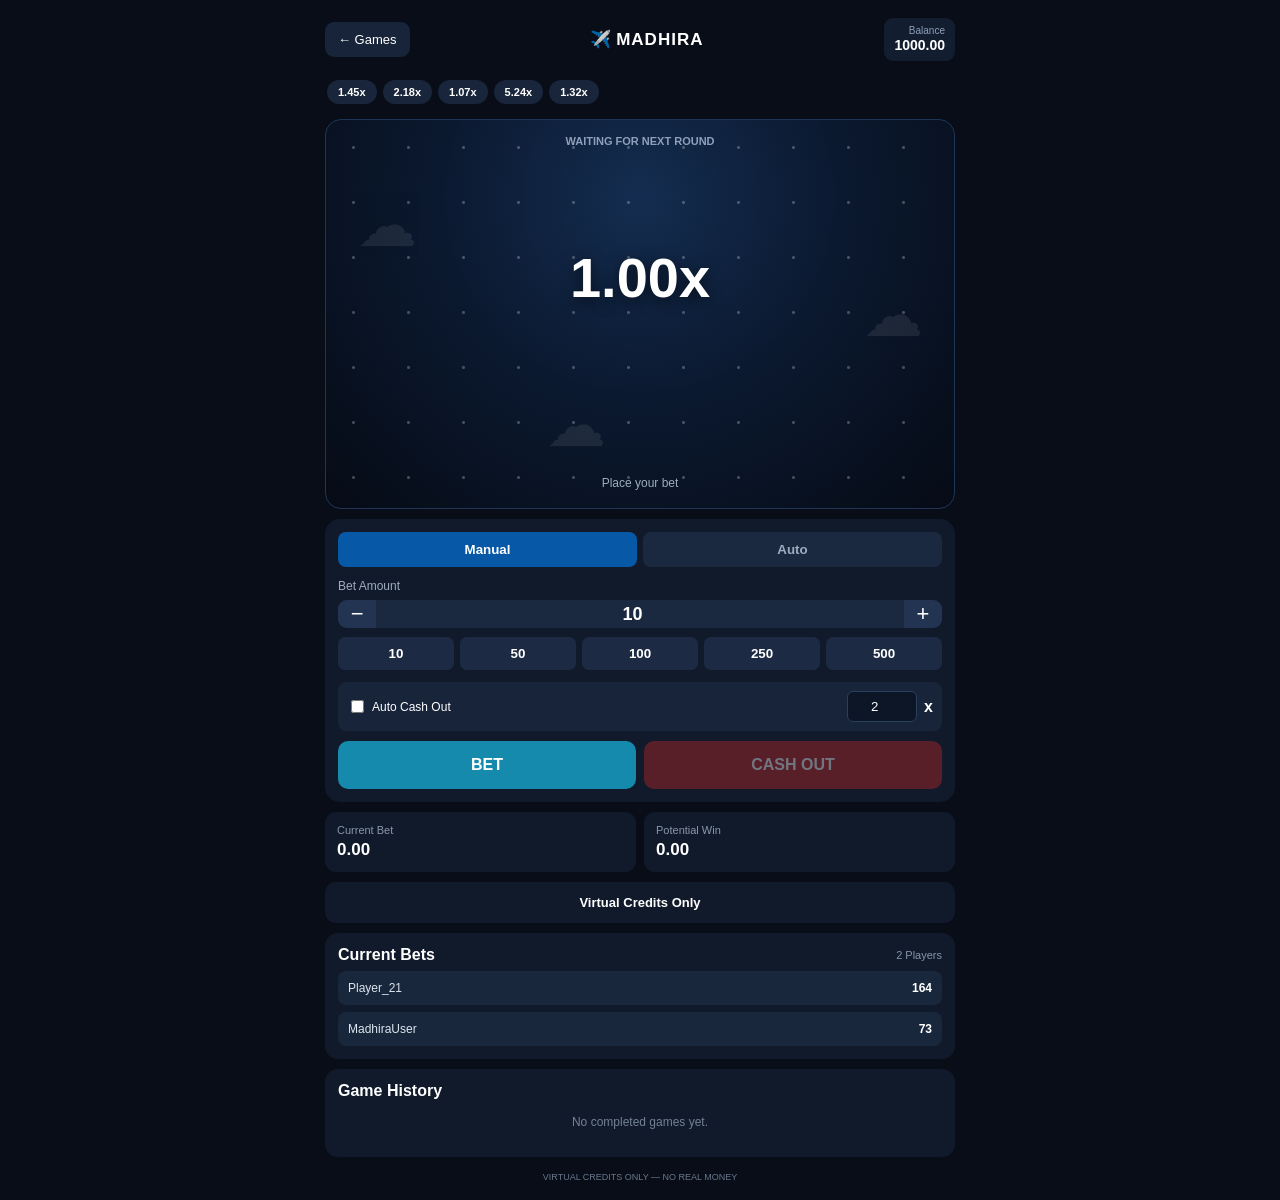
<file: aviator.html>
<!DOCTYPE html>
<html lang="en">
<head>
    <meta charset="UTF-8">
    <meta name="viewport" content="width=device-width, initial-scale=1.0">

    <title>Madhira Aviator</title>

    <link rel="stylesheet" href="aviator.css">
</head>

<body>

<div class="aviator-container">

    <!-- HEADER -->

    <header class="top-header">

        <button
            type="button"
            class="back-button"
            onclick="window.location.href='games.html'"
        >
            ← Games
        </button>

        <div class="logo">
            ✈️ <span>MADHIRA</span>
        </div>

        <div class="balance-box">
            <span>Balance</span>
            <strong id="balance">1000.00</strong>
        </div>

    </header>


    <!-- MULTIPLIER HISTORY -->

    <div class="history-bar" id="multiplier-history">

        <span>1.45x</span>
        <span>2.18x</span>
        <span>1.07x</span>
        <span>5.24x</span>
        <span>1.32x</span>

    </div>


    <!-- GAME -->

    <section class="game-area" id="game-area">

        <div class="cloud cloud-one">☁</div>
        <div class="cloud cloud-two">☁</div>
        <div class="cloud cloud-three">☁</div>

        <div class="live-label" id="live-label">
            WAITING FOR NEXT ROUND
        </div>

        <div
            class="multiplier"
            id="multiplier"
        >
            1.00x
        </div>

        <div
            class="crashed-text"
            id="crashed-text"
        >
            CRASHED
        </div>

        <div class="flight-path" id="flight-path"></div>

        <div
            class="plane"
            id="plane"
        >
            ✈️
        </div>

        <div
            class="game-message"
            id="game-message"
        >
            Place your bet
        </div>

    </section>


    <!-- BET PANEL -->

    <section class="bet-panel">

        <div class="bet-tabs">

            <button
                type="button"
                class="bet-tab active"
                id="manual-tab"
                onclick="setMode('manual')"
            >
                Manual
            </button>

            <button
                type="button"
                class="bet-tab"
                id="auto-tab"
                onclick="setMode('auto')"
            >
                Auto
            </button>

        </div>


        <div class="bet-row">

            <div class="amount-area">

                <label for="bet-amount">
                    Bet Amount
                </label>

                <div class="amount-input">

                    <button
                        type="button"
                        onclick="changeBet(-10)"
                    >
                        −
                    </button>

                    <input
                        type="number"
                        id="bet-amount"
                        value="10"
                        min="1"
                        step="1"
                    >

                    <button
                        type="button"
                        onclick="changeBet(10)"
                    >
                        +
                    </button>

                </div>

            </div>

        </div>


        <!-- QUICK AMOUNTS -->

        <div class="quick-buttons">

            <button type="button" onclick="setBet(10)">
                10
            </button>

            <button type="button" onclick="setBet(50)">
                50
            </button>

            <button type="button" onclick="setBet(100)">
                100
            </button>

            <button type="button" onclick="setBet(250)">
                250
            </button>

            <button type="button" onclick="setBet(500)">
                500
            </button>

        </div>


        <!-- AUTO CASHOUT -->

        <div
            class="auto-cashout"
            id="auto-cashout"
        >

            <label>
                <input
                    type="checkbox"
                    id="auto-cashout-check"
                >

                Auto Cash Out
            </label>

            <input
                type="number"
                id="auto-value"
                value="2"
                min="1.01"
                step="0.01"
            >

            <span>x</span>

        </div>


        <!-- MAIN BUTTONS -->

        <div class="action-buttons">

            <button
                type="button"
                class="bet-button"
                id="bet-button"
                onclick="placeBet()"
            >
                BET
            </button>

            <button
                type="button"
                class="cashout-button"
                id="cashout-button"
                onclick="cashOut()"
                disabled
            >
                CASH OUT
            </button>

        </div>

    </section>


    <!-- CURRENT BET -->

    <section class="current-section">

        <div class="current-card">

            <span>Current Bet</span>

            <strong id="current-bet">
                0.00
            </strong>

        </div>

        <div class="current-card">

            <span>Potential Win</span>

            <strong id="potential-win">
                0.00
            </strong>

        </div>

    </section>


    <!-- RESULT -->

    <div
        class="result"
        id="result"
    >
        Virtual Credits Only
    </div>


    <!-- PLAYERS -->

    <section class="players-section">

        <div class="players-header">

            <h2>Current Bets</h2>

            <span id="players-count">
                0 Players
            </span>

        </div>

        <div id="players-list">

            <div class="empty-players">
                Waiting for players...
            </div>

        </div>

    </section>


    <!-- GAME HISTORY -->

    <section class="game-history">

        <h2>Game History</h2>

        <div id="game-history-list">

            <div class="empty-history">
                No completed games yet.
            </div>

        </div>

    </section>


    <div class="virtual-warning">
        VIRTUAL CREDITS ONLY — NO REAL MONEY
    </div>

</div>


<script src="aviator.js"></script>

</body>
  </html>
</file>
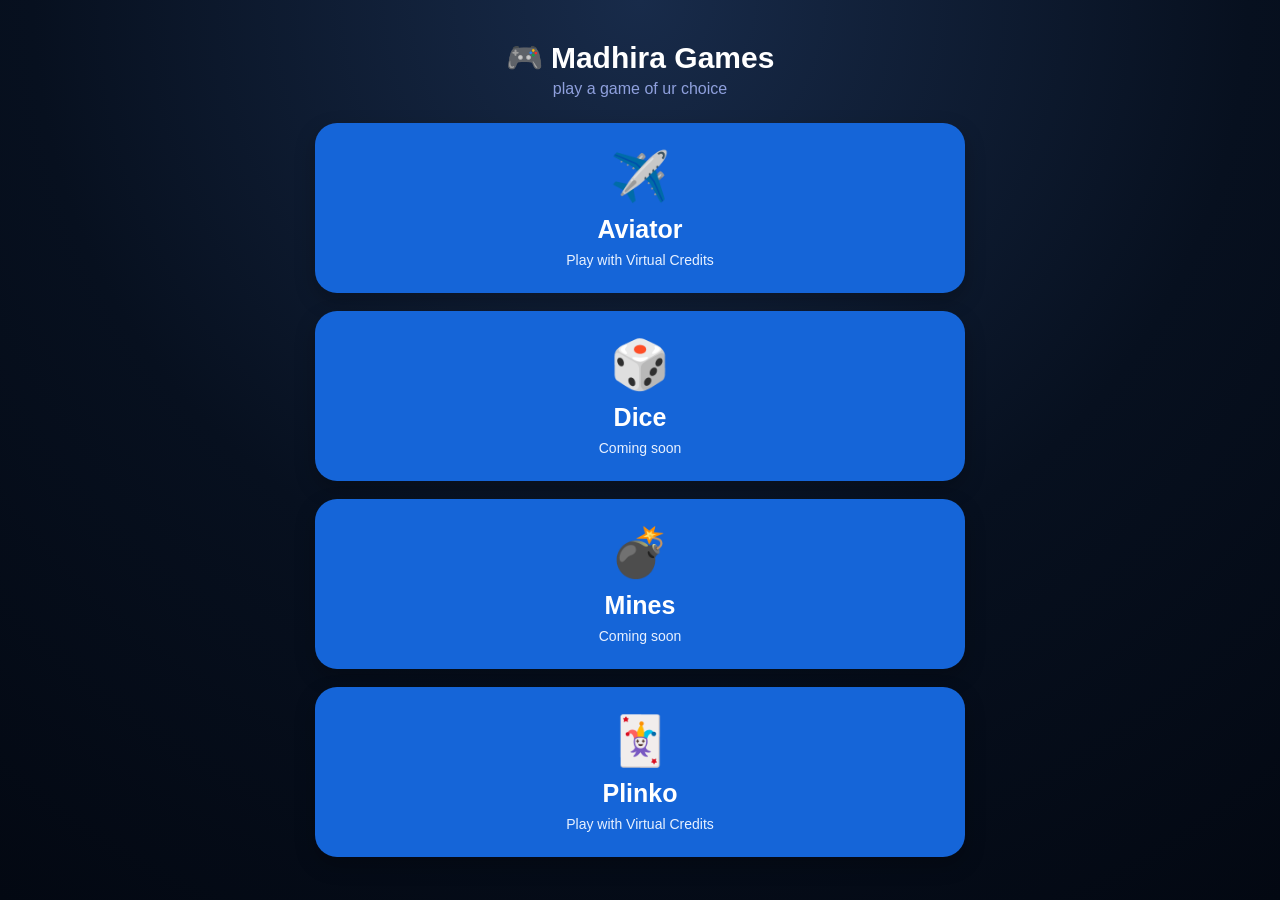
<file: games.html>
<!DOCTYPE html>
<html lang="en">
<head>
    <meta charset="UTF-8">
    <meta name="viewport" content="width=device-width, initial-scale=1.0">

    <title>Madhira Games</title>

    <link rel="stylesheet" href="games.css">

    <style>
        /* =========================
           BIG BLUE GAME BUTTONS
        ========================== */

        .games-grid {
            display: grid;
            grid-template-columns: 1fr;
            gap: 18px;
            margin-top: 25px;
        }

        .game-card {
            width: 100%;
            min-height: 170px;
            padding: 25px 20px;

            background: #1565d8;
            border: none;
            border-radius: 22px;

            color: white;
            text-align: center;

            cursor: pointer;

            box-shadow: 0 8px 20px rgba(0, 0, 0, 0.25);

            transition:
                transform 0.2s ease,
                box-shadow 0.2s ease,
                background 0.2s ease;
        }

        .game-card:hover {
            background: #1976e8;
            transform: translateY(-3px);
            box-shadow: 0 12px 25px rgba(0, 0, 0, 0.3);
        }

        .game-card:active {
            transform: scale(0.98);
        }

        .game-icon {
            font-size: 48px;
            margin-bottom: 10px;
        }

        .game-card h2 {
            margin: 5px 0 8px;
            font-size: 25px;
            color: white;
        }

        .game-card p {
            margin: 0;
            font-size: 14px;
            color: #e8f1ff;
        }
    </style>
</head>

<body>

<div class="games-container">

    <!-- =========================
         GAMES MENU
    ========================== -->

    <section id="games-menu">

        <h1>🎮 Madhira Games</h1>

        <p class="subtitle">
            play a game of ur choice
        </p>


        <div class="games-grid">


            <!-- =========================
                 AVIATOR
            ========================== -->

            <button
                type="button"
                class="game-card"
                onclick="window.location.href='aviator.html'"
            >

                <div class="game-icon">
                    ✈️
                </div>

                <h2>
                    Aviator
                </h2>

                <p>
                    Play with Virtual Credits
                </p>

            </button>


            <!-- =========================
                 DICE
            ========================== -->

            <button
                type="button"
                class="game-card"
                onclick="comingSoon('Dice')"
            >

                <div class="game-icon">
                    🎲
                </div>

                <h2>
                    Dice
                </h2>

                <p>
                    Coming soon
                </p>

            </button>


            <!-- =========================
                 MINES
            ========================== -->

            <button
                type="button"
                class="game-card"
                onclick="comingSoon('Mines')"
            >

                <div class="game-icon">
                    💣
                </div>

                <h2>
                    Mines
                </h2>

                <p>
                    Coming soon
                </p>

            </button>


            <!-- =========================
                 PLINKO
            ========================== -->

            <button
                type="button"
                class="game-card"
                onclick="window.location.href='plinko.html'"
            >

                <div class="game-icon">
                    🃏
                </div>

                <h2>
                    Plinko
                </h2>

                <p>
                    Play with Virtual Credits
                </p>

            </button>


        </div>

    </section>


    <!-- =========================
         OLD AVIATOR SECTION
         
         KEPT HERE SO WE DON'T
         CHANGE YOUR EXISTING FILE
    ========================== -->

    <section
        id="aviator-game"
        style="display: none;"
    >

        <button
            type="button"
            class="back-button"
            onclick="closeAviator()"
        >
            ← Back
        </button>

        <h1>✈️ Aviator</h1>

        <p class="demo-label">
            VIRTUAL CREDITS ONLY
        </p>


        <div class="aviator-screen">

            <div
                class="aviator-multiplier"
                id="aviator-multiplier"
            >
                1.00x
            </div>

            <div
                class="aviator-plane"
                id="aviator-plane"
            >
                ✈️
            </div>

            <div
                class="aviator-status"
                id="aviator-status"
            >
                Ready
            </div>

        </div>


        <div class="demo-balance">

            <span>
                Virtual Balance:
            </span>

            <strong id="demo-balance">
                1000
            </strong>

        </div>


        <div class="aviator-controls">

            <label for="aviator-bet">
                Virtual Credits
            </label>

            <input
                type="number"
                id="aviator-bet"
                value="100"
                min="1"
            >

            <button
                type="button"
                id="start-button"
            >
                Start
            </button>

            <button
                type="button"
                id="cashout-button"
                disabled
            >
                Cashout
            </button>

        </div>


        <div
            class="aviator-result"
            id="aviator-result"
        ></div>

    </section>


</div>


<!-- =========================
     JAVASCRIPT
========================== -->

<script>

function openAviator() {

    window.location.href =
        "aviator.html";

}


function closeAviator() {

    document.getElementById(
        "aviator-game"
    ).style.display = "none";

    document.getElementById(
        "games-menu"
    ).style.display = "block";

}


function comingSoon(gameName) {

    alert(
        gameName +
        " is coming soon."
    );

}

</script>

</body>
                </html>
</file>
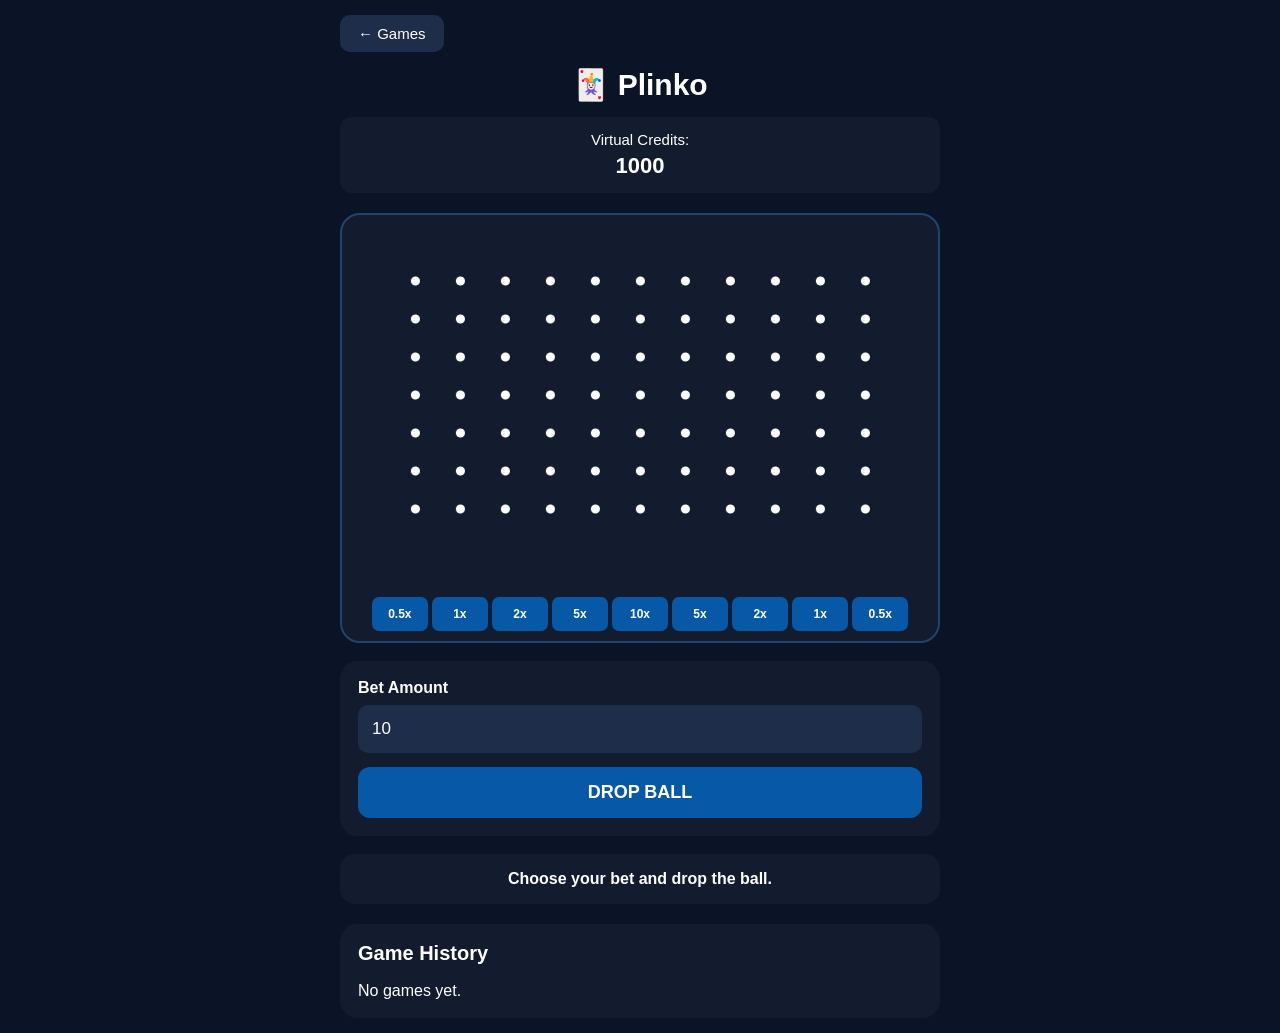
<file: plinko.html>
<!DOCTYPE html>
<html lang="en">
<head>
    <meta charset="UTF-8">
    <meta name="viewport" content="width=device-width, initial-scale=1.0">

    <title>Madhira Plinko</title>

    <link rel="stylesheet" href="plinko.css">
</head>

<body>

<div class="plinko-container">

    <header class="plinko-header">
        <button class="back-button" onclick="window.location.href='games.html'">
            ← Games
        </button>

        <h1>🃏 Plinko</h1>

        <div class="virtual-balance">
            Virtual Credits:
            <strong id="balance">1000</strong>
        </div>
    </header>


    <!-- PLINKO BOARD -->

    <div class="plinko-board" id="plinko-board">

        <div class="multiplier-row">
            <div>0.5x</div>
            <div>1x</div>
            <div>2x</div>
            <div>5x</div>
            <div>10x</div>
            <div>5x</div>
            <div>2x</div>
            <div>1x</div>
            <div>0.5x</div>
        </div>

    </div>


    <!-- CONTROLS -->

    <div class="controls">

        <label for="bet">
            Bet Amount
        </label>

        <input
            type="number"
            id="bet"
            value="10"
            min="1"
        >

        <button
            type="button"
            id="drop-button"
            onclick="dropBall()"
        >
            DROP BALL
        </button>

    </div>


    <!-- RESULT -->

    <div
        class="result"
        id="result"
    >
        Choose your bet and drop the ball.
    </div>


    <!-- HISTORY -->

    <div class="history">

        <h2>Game History</h2>

        <div id="history-list">
            No games yet.
        </div>

    </div>

</div>


<script>

let balance = 1000;
let gameRunning = false;


/* =========================
   DROP BALL
========================= */

function dropBall() {

    if (gameRunning) {
        return;
    }

    const betInput = document.getElementById("bet");
    const bet = Number(betInput.value);

    if (!bet || bet <= 0) {

        document.getElementById("result").textContent =
            "Enter a valid bet amount.";

        return;
    }

    if (bet > balance) {

        document.getElementById("result").textContent =
            "Not enough virtual credits.";

        return;
    }

    gameRunning = true;

    balance -= bet;

    updateBalance();

    const board = document.getElementById("plinko-board");

    const ball = document.createElement("div");

    ball.className = "plinko-ball";

    ball.textContent = "●";

    board.appendChild(ball);


    /*
       Random multiplier for the
       virtual-credit game.
    */

    const multipliers = [
        0.5,
        1,
        2,
        5,
        10,
        5,
        2,
        1,
        0.5
    ];

    const multiplier =
        multipliers[
            Math.floor(
                Math.random() * multipliers.length
            )
        ];


    const winnings = bet * multiplier;


    setTimeout(function() {

        balance += winnings;

        updateBalance();

        document.getElementById("result").textContent =
            "Result: " +
            multiplier +
            "x — You received " +
            winnings +
            " credits.";


        addHistory(
            bet,
            multiplier,
            winnings
        );


        ball.remove();

        gameRunning = false;

    }, 1800);

}


/* =========================
   UPDATE BALANCE
========================= */

function updateBalance() {

    document.getElementById("balance").textContent =
        balance.toFixed(2);

}


/* =========================
   HISTORY
========================= */

function addHistory(
    bet,
    multiplier,
    winnings
) {

    const history =
        document.getElementById("history-list");


    if (
        history.textContent ===
        "No games yet."
    ) {

        history.innerHTML = "";

    }


    const item =
        document.createElement("div");


    item.className =
        "history-item";


    item.textContent =
        "Bet " +
        bet +
        " → " +
        multiplier +
        "x → " +
        winnings +
        " credits";


    history.prepend(item);

}

</script>

</body>
</html>
</file>
<file: aviator.css>
* {
    box-sizing: border-box;
}

body {
    margin: 0;
    padding: 0;
    background: #080d18;
    color: white;
    font-family: Arial, sans-serif;
}

.aviator-container {
    width: 100%;
    max-width: 650px;
    margin: auto;
    padding: 10px;
}


/* =========================
   HEADER
========================= */

.top-header {
    display: flex;
    align-items: center;
    justify-content: space-between;
    gap: 8px;
    padding: 8px 0 12px;
}

.back-button {
    border: none;
    background: #17243a;
    color: white;
    padding: 10px 13px;
    border-radius: 9px;
    font-size: 13px;
    cursor: pointer;
}

.logo {
    font-size: 17px;
    font-weight: bold;
}

.logo span {
    letter-spacing: 1px;
}

.balance-box {
    background: #131d30;
    padding: 7px 10px;
    border-radius: 9px;
    text-align: right;
}

.balance-box span {
    display: block;
    color: #8fa0b9;
    font-size: 10px;
}

.balance-box strong {
    font-size: 14px;
}


/* =========================
   MULTIPLIER HISTORY
========================= */

.history-bar {
    display: flex;
    gap: 6px;
    overflow-x: auto;
    padding: 7px 2px;
    margin-bottom: 8px;
}

.history-bar span {
    flex-shrink: 0;
    background: #18253a;
    border-radius: 15px;
    padding: 6px 11px;
    font-size: 11px;
    font-weight: bold;
}


/* =========================
   GAME AREA
========================= */

.game-area {
    position: relative;
    height: 390px;
    overflow: hidden;
    border-radius: 16px;
    border: 1px solid #1e3557;

    background:
        radial-gradient(
            circle at 50% 20%,
            #142d50 0%,
            #0b1930 45%,
            #060b15 100%
        );
}


/* STARS */

.game-area::before {
    content: "";
    position: absolute;
    inset: 0;

    background-image:
        radial-gradient(circle, white 1px, transparent 2px);

    background-size: 55px 55px;
    opacity: 0.25;
}


/* CLOUDS */

.cloud {
    position: absolute;
    opacity: 0.08;
    font-size: 60px;
}

.cloud-one {
    top: 70px;
    left: 5%;
}

.cloud-two {
    top: 160px;
    right: 5%;
}

.cloud-three {
    top: 270px;
    left: 35%;
}


/* LIVE LABEL */

.live-label {
    position: absolute;
    top: 15px;
    left: 0;
    right: 0;
    text-align: center;

    color: #8fa0b9;
    font-size: 11px;
    font-weight: bold;

    z-index: 4;
}


/* MULTIPLIER */

.multiplier {
    position: absolute;

    top: 125px;
    left: 0;
    right: 0;

    text-align: center;

    font-size: 56px;
    font-weight: bold;

    z-index: 5;

    text-shadow: 0 4px 15px rgba(0,0,0,0.6);
}


/* CRASHED */

.crashed-text {
    position: absolute;

    top: 205px;
    left: 0;
    right: 0;

    text-align: center;

    font-size: 25px;
    font-weight: bold;

    display: none;

    z-index: 6;
}


/* FLIGHT PATH */

.flight-path {
    position: absolute;

    width: 800px;
    height: 500px;

    left: -570px;
    bottom: -430px;

    border-top: 4px solid #e63946;
    border-right: 4px solid #e63946;

    border-radius: 0 100% 0 0;

    transform: rotate(-10deg);

    opacity: 0;

    z-index: 2;
}


/* PLANE */

.plane {
    position: absolute;

    left: 8%;
    bottom: 35px;

    font-size: 38px;

    z-index: 7;

    opacity: 0;
    transform: rotate(-15deg);
}


/* GAME MESSAGE */

.game-message {
    position: absolute;

    bottom: 18px;
    left: 0;
    right: 0;

    text-align: center;

    color: #9eacc0;
    font-size: 12px;

    z-index: 8;
}


/* =========================
   FLYING ANIMATION
========================= */

.game-area.flying .plane {
    opacity: 1;
    animation: flyPlane 8s linear forwards;
}

.game-area.flying .flight-path {
    opacity: 0.8;
    animation: growPath 8s linear forwards;
}

@keyframes flyPlane {

    0% {
        left: 8%;
        bottom: 35px;
        transform: rotate(-10deg);
    }

    25% {
        left: 28%;
        bottom: 70px;
        transform: rotate(-15deg);
    }

    50% {
        left: 48%;
        bottom: 130px;
        transform: rotate(-20deg);
    }

    75% {
        left: 68%;
        bottom: 210px;
        transform: rotate(-25deg);
    }

    100% {
        left: 87%;
        bottom: 300px;
        transform: rotate(-30deg);
    }
}

@keyframes growPath {

    0% {
        transform: rotate(-10deg) scaleX(0.2);
    }

    100% {
        transform: rotate(-10deg) scaleX(1);
    }
}


/* =========================
   BET PANEL
========================= */

.bet-panel {
    margin-top: 10px;
    background: #111a2b;
    border-radius: 15px;
    padding: 13px;
}

.bet-tabs {
    display: flex;
    gap: 6px;
    margin-bottom: 12px;
}

.bet-tab {
    flex: 1;
    border: none;
    padding: 10px;
    border-radius: 8px;
    background: #1a2940;
    color: #9eacc0;
    font-weight: bold;
    cursor: pointer;
}

.bet-tab.active {
    background: #0759a8;
    color: white;
}


/* AMOUNT */

.amount-area label {
    display: block;
    margin-bottom: 7px;
    color: #9eacc0;
    font-size: 12px;
}

.amount-input {
    display: flex;
    background: #1a2940;
    border-radius: 9px;
    overflow: hidden;
}

.amount-input button {
    width: 42px;
    border: none;
    background: #223451;
    color: white;
    font-size: 22px;
    cursor: pointer;
}

.amount-input input {
    width: 100%;
    min-width: 0;
    border: none;
    outline: none;
    background: transparent;
    color: white;
    text-align: center;
    font-size: 18px;
    font-weight: bold;
}


/* QUICK BUTTONS */

.quick-buttons {
    display: grid;
    grid-template-columns: repeat(5, 1fr);
    gap: 6px;
    margin-top: 9px;
}

.quick-buttons button {
    border: none;
    background: #1c2b43;
    color: white;
    padding: 9px 2px;
    border-radius: 7px;
    font-weight: bold;
    cursor: pointer;
}


/* AUTO CASHOUT */

.auto-cashout {
    display: flex;
    align-items: center;
    gap: 7px;
    margin-top: 12px;
    padding: 9px;
    background: #17243a;
    border-radius: 8px;
}

.auto-cashout label {
    display: flex;
    align-items: center;
    gap: 5px;
    font-size: 12px;
    flex: 1;
}

.auto-cashout input[type="number"] {
    width: 70px;
    background: #0d1626;
    border: 1px solid #29405f;
    border-radius: 6px;
    color: white;
    padding: 7px;
    text-align: center;
}

.auto-cashout span {
    font-weight: bold;
}


/* ACTION BUTTONS */

.action-buttons {
    display: grid;
    grid-template-columns: 1fr 1fr;
    gap: 8px;
    margin-top: 10px;
}

.bet-button,
.cashout-button {
    border: none;
    padding: 15px 5px;
    border-radius: 10px;
    color: white;
    font-size: 16px;
    font-weight: bold;
    cursor: pointer;
}

.bet-button {
    background: #168aad;
}

.cashout-button {
    background: #c62828;
}

.cashout-button:disabled,
.bet-button:disabled {
    opacity: 0.4;
    cursor: not-allowed;
}


/* =========================
   CURRENT
========================= */

.current-section {
    display: grid;
    grid-template-columns: 1fr 1fr;
    gap: 8px;
    margin-top: 10px;
}

.current-card {
    background: #111a2b;
    padding: 12px;
    border-radius: 11px;
}

.current-card span {
    display: block;
    color: #8998ad;
    font-size: 11px;
}

.current-card strong {
    display: block;
    margin-top: 4px;
    font-size: 17px;
}


/* =========================
   RESULT
========================= */

.result {
    margin-top: 10px;
    padding: 13px;
    background: #111a2b;
    border-radius: 11px;
    text-align: center;
    font-size: 13px;
    font-weight: bold;
}


/* =========================
   PLAYERS
========================= */

.players-section,
.game-history {
    margin-top: 10px;
    background: #111a2b;
    padding: 13px;
    border-radius: 13px;
}

.players-header {
    display: flex;
    justify-content: space-between;
    align-items: center;
}

.players-header h2,
.game-history h2 {
    margin: 0;
    font-size: 16px;
}

.players-header span {
    color: #8796aa;
    font-size: 11px;
}

.player-row,
.history-row {
    display: flex;
    justify-content: space-between;
    align-items: center;

    margin-top: 7px;
    padding: 10px;

    background: #19273d;
    border-radius: 8px;

    font-size: 12px;
}

.player-name {
    color: #dce4ee;
}

.player-amount {
    font-weight: bold;
}

.history-row strong {
    font-size: 12px;
}

.empty-players,
.empty-history {
    color: #738196;
    text-align: center;
    padding: 15px;
    font-size: 12px;
}


/* =========================
   WARNING
========================= */

.virtual-warning {
    text-align: center;
    color: #69788d;
    font-size: 9px;
    padding: 15px 0 8px;
}


/* =========================
   MOBILE
========================= */

@media (max-width: 450px) {

    .aviator-container {
        padding: 7px;
    }

    .logo {
        font-size: 14px;
    }

    .balance-box {
        padding: 6px 8px;
    }

    .game-area {
        height: 360px;
    }

    .multiplier {
        top: 115px;
        font-size: 48px;
    }

    .plane {
        font-size: 32px;
    }

    .quick-buttons button {
        font-size: 11px;
    }

    .action-buttons button {
        font-size: 14px;
    }
  }
</file>
<file: games.css>
* {
    box-sizing: border-box;
}

body {
    margin: 0;
    padding: 20px;
    min-height: 100vh;

    font-family: Arial, sans-serif;

    background:
        radial-gradient(
            circle at top,
            #182b4a 0%,
            #07101f 55%,
            #030812 100%
        );

    color: white;
}


/* =========================
   MAIN CONTAINER
========================= */

.games-container {
    width: 100%;
    max-width: 650px;
    margin: 0 auto;
}


/* =========================
   GAMES MENU
========================= */

#games-menu {
    width: 100%;
}

#games-menu h1 {
    text-align: center;
    margin: 20px 0 5px;
    font-size: 30px;
}

.subtitle {
    text-align: center;
    color: #8fa0dd;
    margin: 0 0 25px;
}


/* =========================
   GAME CARDS
========================= */

.games-grid {
    display: grid;

    grid-template-columns:
        repeat(2, minmax(0, 1fr));

    gap: 15px;
}

.game-card {
    min-height: 165px;

    border: 1px solid
        rgba(255, 255, 255, 0.08);

    border-radius: 16px;

    background:
        linear-gradient(
            145deg,
            #172640,
            #0d1729
        );

    color: white;

    padding: 20px 12px;

    cursor: pointer;

    transition:
        transform 0.2s,
        box-shadow 0.2s,
        border-color 0.2s;

    box-shadow:
        0 10px 25px
        rgba(0, 0, 0, 0.35);
}

.game-card:hover {
    transform: translateY(-3px);

    border-color:
        rgba(96, 165, 250, 0.5);

    box-shadow:
        0 15px 30px
        rgba(0, 0, 0, 0.45);
}

.game-card:active {
    transform: scale(0.97);
}

.game-icon {
    font-size: 48px;
    margin-bottom: 10px;
}

.game-card h2 {
    margin: 5px 0;

    font-size: 19px;
}

.game-card p {
    margin: 5px 0;

    color: #8fa0dd;

    font-size: 14px;
}


/* =========================
   AVIATOR
========================= */

#aviator-game {
    display: none;

    width: 100%;

    margin-top: 20px;

    padding: 20px;

    border-radius: 20px;

    border: 1px solid
        rgba(42, 183, 255, 0.4);

    background:
        linear-gradient(
            145deg,
            #0b3b63,
            #061b31
        );

    box-shadow:
        0 20px 50px
        rgba(0, 0, 0, 0.4);
}

#aviator-game h1 {
    text-align: center;

    margin:
        5px 0 4px;
}

.demo-label {
    text-align: center;

    color: #fbbf24;

    font-size: 13px;

    margin-top: 0;
    margin-bottom: 18px;
}


/* =========================
   BACK BUTTON
========================= */

.back-button {
    border: none;

    background: #172640;

    color: white;

    padding: 11px 16px;

    border-radius: 9px;

    cursor: pointer;

    font-size: 14px;

    transition:
        background 0.2s;
}

.back-button:hover {
    background: #24395c;
}


/* =========================
   AVIATOR SCREEN
========================= */

.aviator-screen {
    position: relative;

    width: 100%;

    height: 370px;

    overflow: hidden;

    border-radius: 18px;

    border: 1px solid
        rgba(255, 255, 255, 0.08);

    background:
        radial-gradient(
            circle at 50% 85%,
            #294875 0%,
            #142743 35%,
            #091426 65%,
            #030914 100%
        );

    box-shadow:
        inset 0 0 50px
        rgba(0, 0, 0, 0.35),

        0 12px 30px
        rgba(0, 0, 0, 0.35);
}


/* Grid lines */

.aviator-screen::before {
    content: "";

    position: absolute;

    inset: 0;

    background-image:
        linear-gradient(
            rgba(255,255,255,0.035) 1px,
            transparent 1px
        ),
        linear-gradient(
            90deg,
            rgba(255,255,255,0.035) 1px,
            transparent 1px
        );

    background-size:
        50px 50px;

    pointer-events: none;
}


/* =========================
   MULTIPLIER
========================= */

.aviator-multiplier {
    position: absolute;

    top: 42%;

    left: 50%;

    transform:
        translate(-50%, -50%);

    z-index: 5;

    font-size: 58px;

    font-weight: 800;

    letter-spacing: -2px;

    text-shadow:
        0 4px 20px
        rgba(0, 0, 0, 0.6);
}


/* =========================
   PLANE
========================= */

.aviator-plane {
    position: absolute;

    left: 30px;

    bottom: 35px;

    z-index: 4;

    font-size: 52px;

    transition:
        left 0.1s linear,
        bottom 0.1s linear;

    filter:
        drop-shadow(
            0 5px 10px
            rgba(0, 0, 0, 0.5)
        );
}


/* =========================
   STATUS
========================= */

.aviator-status {
    position: absolute;

    left: 50%;

    bottom: 22px;

    transform:
        translateX(-50%);

    z-index: 5;

    color: #9fb0d9;

    font-size: 14px;

    white-space: nowrap;
}


/* =========================
   BALANCE
========================= */

.demo-balance {
    display: flex;

    align-items: center;

    justify-content: center;

    gap: 8px;

    margin-top: 15px;

    padding: 16px;

    border-radius: 12px;

    background: #111d31;

    border: 1px solid
        rgba(255,255,255,0.06);

    color: #9fb0d9;
}

.demo-balance strong {
    color: #4ade80;

    font-size: 21px;
}


/* =========================
   CONTROLS
========================= */

.aviator-controls {
    margin-top: 15px;
}

.aviator-controls label {
    display: block;

    margin-bottom: 7px;

    color: blue;

    font-size: 14px;
}

#aviator-bet {
    width: 100%;

    padding: 14px;

    border: 1px solid
        rgba(255,255,255,0.08);

    border-radius: 9px;

    outline: none;

    background: #111d31;

    color: white;

    font-size: 16px;
}

#aviator-bet:focus {
    border-color:
        #3b82f6;
}


/* =========================
   BUTTONS
========================= */

#start-button,
#cashout-button {
    width: 100%;

    margin-top: 10px;

    padding: 14px;

    border: none;

    border-radius: 9px;

    color: white;

    font-size: 16px;

    font-weight: 700;

    cursor: pointer;

    transition:
        transform 0.15s,
        opacity 0.15s;
}

#start-button:active,
#cashout-button:active {
    transform: scale(0.98);
}

#start-button {
    background:
        linear-gradient(
            135deg,
            #2563eb,
            #1d4ed8
        );
}

#cashout-button {
    background:
        linear-gradient(
            135deg,
            #16a34a,
            #15803d
        );
}

#start-button:disabled,
#cashout-button:disabled {
    opacity: 0.4;

    cursor: not-allowed;
}


/* =========================
   RESULT
========================= */

.aviator-result {
    min-height: 45px;

    display: flex;

    align-items: center;

    justify-content: center;

    text-align: center;

    margin-top: 15px;

    padding: 10px;

    color: #fbbf24;

    font-size: 14px;

    font-weight: 600;
}


/* =========================
   MOBILE
========================= */

@media (max-width: 500px) {

    body {
        padding: 12px;
    }

    #games-menu h1 {
        font-size: 26px;
    }

    .games-grid {
        gap: 10px;
    }

    .game-card {
        min-height: 120px;

        padding: 13px 8px;
    }

    .game-icon {
        font-size: 40px;
    }

    .game-card h2 {
        font-size: 17px;
    }

    .aviator-screen {
        height: 320px;
    }

    .aviator-multiplier {
        font-size: 46px;
    }

    .aviator-plane {
        font-size: 45px;
    }

}


/* =========================
   SMALL PHONES
========================= */

@media (max-width: 350px) {

    .games-grid {
        grid-template-columns: 1fr;
    }

    .aviator-screen {
        height: 300px;
    }

}
</file>
<file: plinko.css>
* {
    box-sizing: border-box;
}

body {
    margin: 0;
    padding: 15px;
    background: #0b1426;
    color: white;
    font-family: Arial, sans-serif;
}

.plinko-container {
    width: 100%;
    max-width: 600px;
    margin: auto;
}

.plinko-header {
    text-align: center;
    margin-bottom: 20px;
}

.plinko-header h1 {
    margin: 15px 0;
    font-size: 30px;
}

.back-button {
    display: block;
    border: none;
    background: #1e2d4a;
    color: white;
    padding: 10px 18px;
    border-radius: 10px;
    font-size: 15px;
    cursor: pointer;
}

.virtual-balance {
    background: #131c2e;
    padding: 14px;
    border-radius: 12px;
    margin-top: 15px;
    font-size: 15px;
}

.virtual-balance strong {
    display: block;
    margin-top: 5px;
    font-size: 22px;
}


/* =========================
   PLINKO BOARD
========================= */

.plinko-board {
    position: relative;
    width: 100%;
    height: 430px;

    background: #131c2e;

    border-radius: 20px;

    border: 2px solid #23436e;

    overflow: hidden;

    padding-bottom: 70px;
}


/* PEGS */

.plinko-board::before {
    content: "";
    position: absolute;

    top: 40px;
    left: 10%;
    right: 10%;
    height: 280px;

    background-image:
        radial-gradient(
            circle,
            #ffffff 4px,
            transparent 5px
        );

    background-size: 45px 38px;

    background-position: center;
}


/* MULTIPLIERS */

.multiplier-row {
    position: absolute;

    bottom: 10px;
    left: 5%;
    right: 5%;

    display: grid;
    grid-template-columns:
        repeat(9, 1fr);

    gap: 4px;
}

.multiplier-row div {
    background: #0759a8;

    color: white;

    text-align: center;

    padding: 10px 2px;

    border-radius: 7px;

    font-size: 12px;
    font-weight: bold;
}


/* BALL */

.plinko-ball {
    position: absolute;

    top: 10px;
    left: 50%;

    transform: translateX(-50%);

    color: #ffffff;

    font-size: 26px;

    z-index: 5;

    animation: fallBall 1.8s linear forwards;
}


@keyframes fallBall {

    0% {
        top: 10px;
        left: 50%;
    }

    15% {
        top: 65px;
        left: 47%;
    }

    30% {
        top: 120px;
        left: 53%;
    }

    45% {
        top: 175px;
        left: 45%;
    }

    60% {
        top: 230px;
        left: 55%;
    }

    75% {
        top: 285px;
        left: 48%;
    }

    90% {
        top: 335px;
        left: 52%;
    }

    100% {
        top: 360px;
        left: 50%;
    }
}


/* =========================
   CONTROLS
========================= */

.controls {
    background: #131c2e;

    margin-top: 18px;

    padding: 18px;

    border-radius: 18px;
}

.controls label {
    display: block;

    margin-bottom: 8px;

    font-weight: bold;
}

.controls input {
    width: 100%;

    padding: 14px;

    border: none;

    border-radius: 10px;

    background: #1e2d4a;

    color: white;

    font-size: 17px;

    outline: none;
}

#drop-button {
    width: 100%;

    margin-top: 14px;

    padding: 15px;

    border: none;

    border-radius: 12px;

    background: #0759a8;

    color: white;

    font-size: 18px;

    font-weight: bold;

    cursor: pointer;
}

#drop-button:active {
    transform: scale(0.98);
}


/* =========================
   RESULT
========================= */

.result {
    background: #131c2e;

    margin-top: 18px;

    padding: 16px;

    border-radius: 15px;

    text-align: center;

    font-weight: bold;
}


/* =========================
   HISTORY
========================= */

.history {
    margin-top: 20px;

    background: #131c2e;

    padding: 18px;

    border-radius: 18px;
}

.history h2 {
    margin-top: 0;

    font-size: 20px;
}

.history-item {
    padding: 12px;

    margin-top: 8px;

    background: #1e2d4a;

    border-radius: 10px;

    font-size: 14px;
}


/* =========================
   MOBILE
========================= */

@media (max-width: 450px) {

    body {
        padding: 10px;
    }

    .plinko-header h1 {
        font-size: 26px;
    }

    .plinko-board {
        height: 400px;
    }

    .multiplier-row div {
        font-size: 10px;
        padding: 9px 1px;
    }

}
</file>
